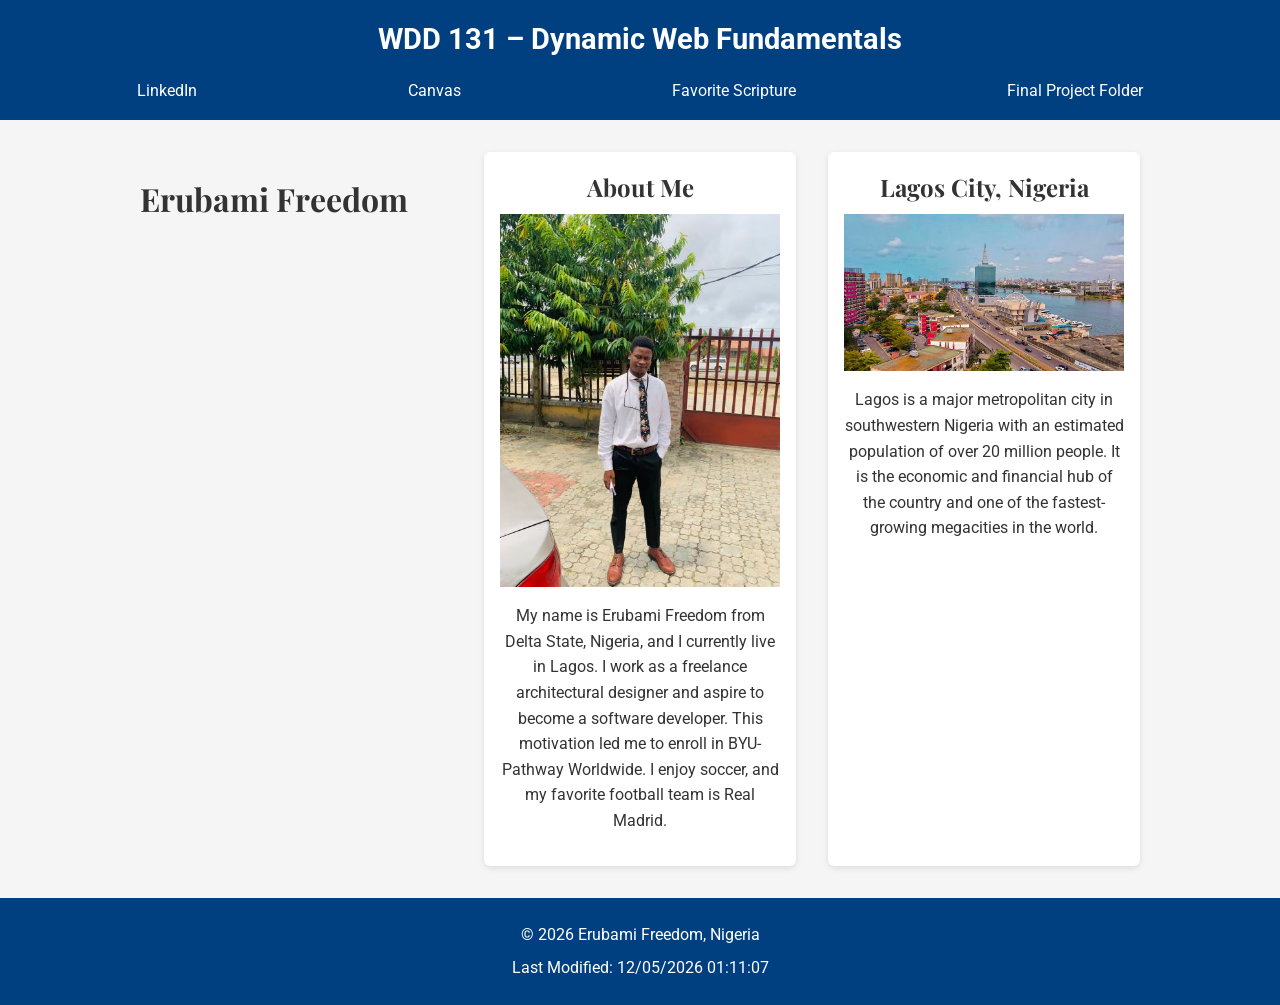
<file: index.html>
<!DOCTYPE html>
<html lang="en">
<head>
    <meta charset="UTF-8">
    <meta name="viewport" content="width=device-width, initial-scale=1.0">

    <title>WDD 131 – Dynamic Web Fundamentals - boy</title>
    <meta name="description" content="WDD 131 - Dynamic Web Fundamentals. Erubami Freedom. Dynamic web development using HTML, CSS, and JavaScript.">
    <meta name="author" content="Erubami Freedom">

    <!-- Google Fonts -->
    <link rel="preconnect" href="https://fonts.googleapis.com">
    <link rel="preconnect" href="https://fonts.gstatic.com" crossorigin>
    <link href="https://fonts.googleapis.com/css2?family=Roboto:wght@400;700&family=Playfair+Display:wght@700&display=swap" rel="stylesheet">

    <!-- CSS -->
    <link rel="stylesheet" href="styles/base.css">

    <!-- JavaScript -->
    <script src="scripts/getdates.js" defer></script>
</head>
<body>

<header>
    <span id="course-title">WDD 131 – Dynamic Web Fundamentals</span>

    <nav aria-label="Primary Navigation">
        <ul>
            <li><a href="https://www.linkedin.com" target="_blank">LinkedIn</a></li>
            <li><a href="https://byupw.instructure.com/" target="_blank">Canvas</a></li>
            <li><a href="https://www.churchofjesuschrist.org/study/scriptures/bofm/1-ne/3?lang=eng&id=p7#p7" target="_blank">Favorite Scripture</a></li>
            <li><a href="#" target="_blank">Final Project Folder</a></li>
        </ul>
    </nav>
</header>

<main>
    <h1>Erubami Freedom</h1>

    <section class="card">
        <h2>About Me</h2>
        <img src="images/profile.jpg" alt="Portrait of Erubami Freedom">
        <p>
            My name is Erubami Freedom from Delta State, Nigeria, and I currently live in Lagos.
            I work as a freelance architectural designer and aspire to become a software developer.
            This motivation led me to enroll in BYU-Pathway Worldwide.
            I enjoy soccer, and my favorite football team is Real Madrid.
        </p>
    </section>

    <section class="card">
        <h2>Lagos City, Nigeria</h2>
        <img src="images/lagos.jpg" alt="Skyline view of Lagos City, Nigeria">
        <p>
            Lagos is a major metropolitan city in southwestern Nigeria with an estimated population
            of over 20 million people. It is the economic and financial hub of the country and one
            of the fastest-growing megacities in the world.
        </p>
    </section>
</main>

<footer>
    <p>&copy; <span id="currentyear"></span> Erubami Freedom, Nigeria</p>
    <p id="lastModified"></p>
</footer>

</body>
</html>
</file>
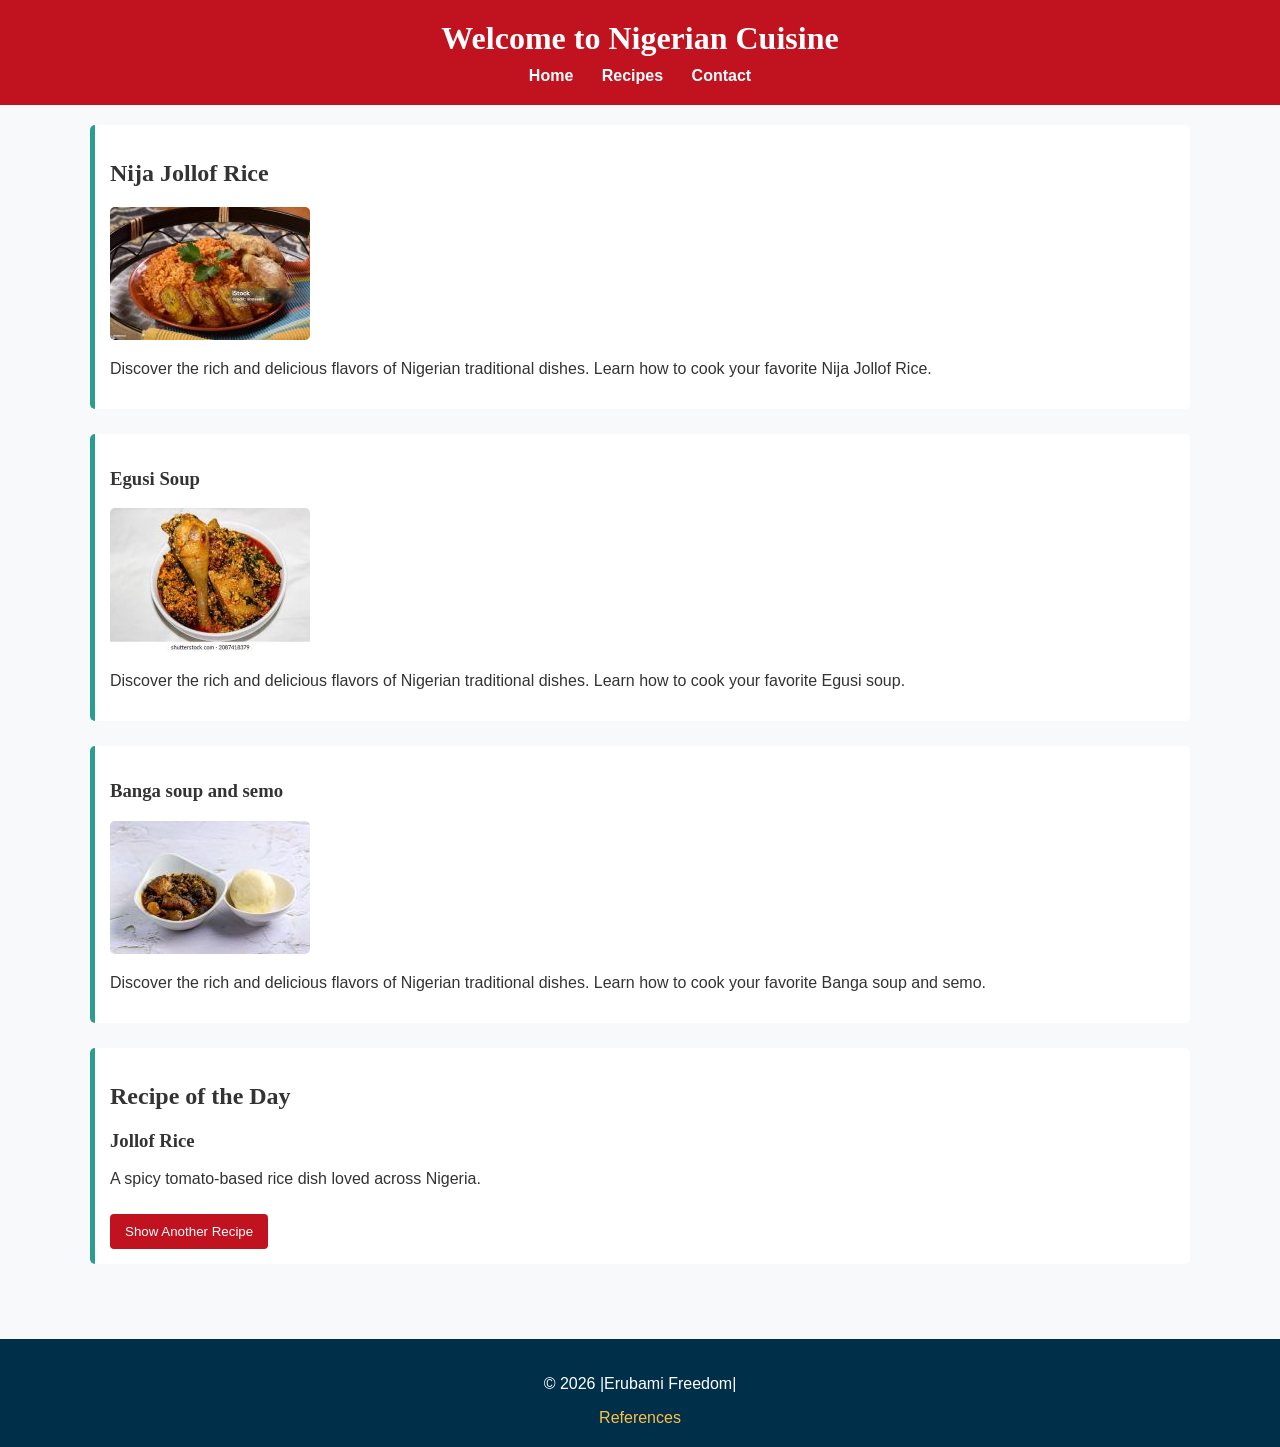
<file: project/index.html>
<!DOCTYPE html>
<html lang="en">
<head>
    <meta charset="UTF-8">
    <meta name="author" content="Erubami Freedom">
    <meta name="description" content="Explore Nigerian traditional recipes and learn how to cook them easily.">
    <meta name="viewport" content="width=device-width, initial-scale=1.0">

    <title>Naija Flavors - Home</title>

    <link rel="stylesheet" href="styles/style.css">
    <script src="scripts/script.js" defer></script>
</head>

<body>

<header>
    <h1>Welcome to Nigerian Cuisine</h1>
    <nav>
        <a href="index.html">Home</a>
        <a href="recipes.html">Recipes</a>
        <a href="contact.html">Contact</a>
    </nav>
</header>

<main>

    <!-- Hero Section -->
    <section>
        <h2>Nija Jollof Rice</h2>
        <img src="images/jollof.jpg" alt="Jollof Rice" loading="lazy">
        <p>Discover the rich and delicious flavors of Nigerian traditional dishes. Learn how to cook your favorite Nija Jollof Rice.</p>
    </section>

     <!-- Hero Section -->
    <section>
        <h3>Egusi Soup</h3>
        <img src="images/egusi.jpg" alt="egusi soup" loading="lazy">
        <p>Discover the rich and delicious flavors of Nigerian traditional dishes. Learn how to cook your favorite Egusi soup.</p>
    </section>

    <!-- Hero Section -->
    <section>
        <h3>Banga soup and semo</h3>
        <img src="images/banga soup and semo.jpg" alt="egusi soup" loading="lazy">
        <p>Discover the rich and delicious flavors of Nigerian traditional dishes. Learn how to cook your favorite Banga soup and semo.</p>
    </section>

    <!-- Recipe of the Day -->
    <section>
        <h2>Recipe of the Day</h2>
        <div id="featured-recipe"></div>
        <button id="new-recipe-btn">Show Another Recipe</button>
    </section>

</main>

<footer>
    <p>&copy; 2026 |Erubami Freedom|</p>
    <a href="references.html">References</a>
</footer>

</body>
</file>
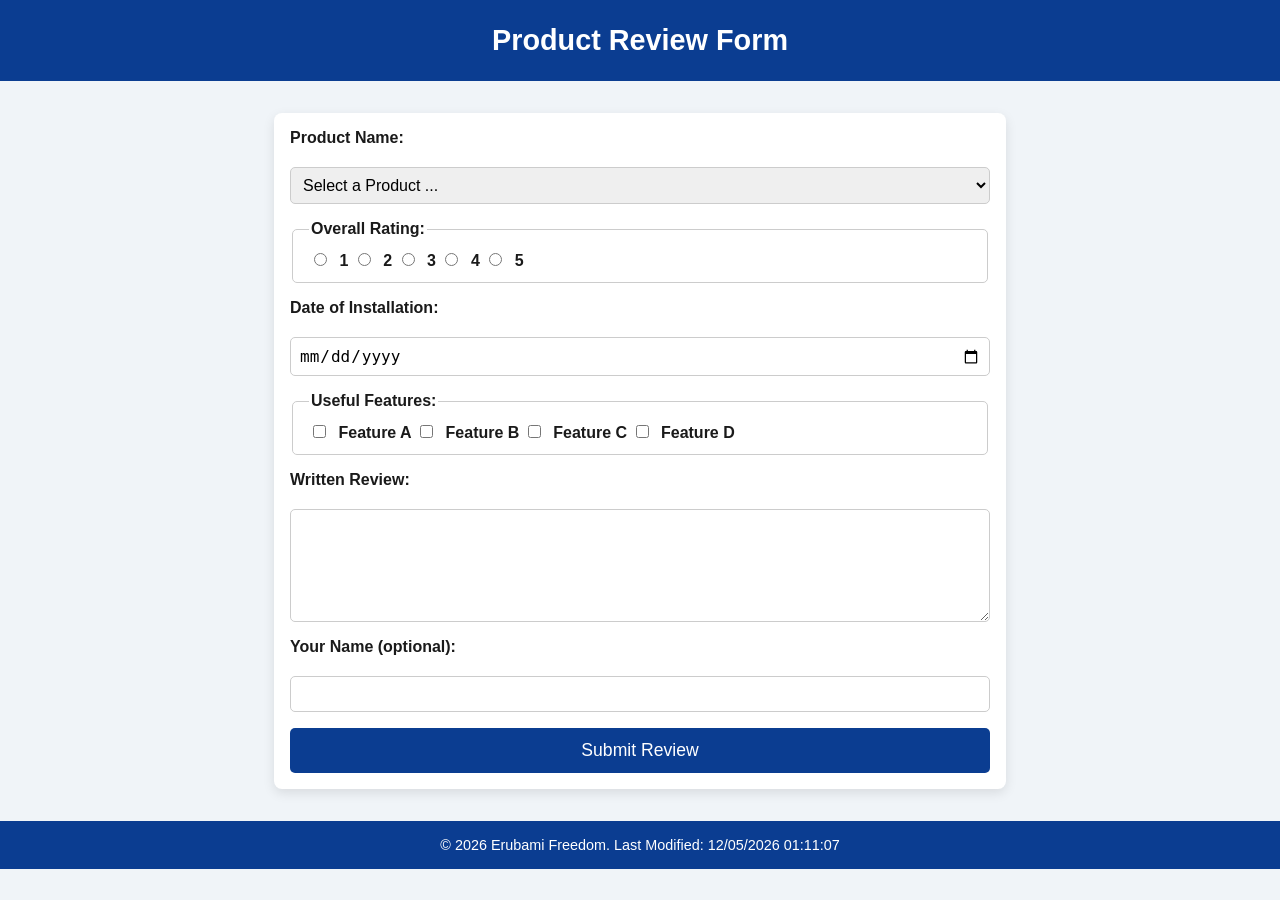
<file: form.html>
<!DOCTYPE html>
<html lang="en">
<head>
    <meta charset="UTF-8">
    <meta name="viewport" content="width=device-width, initial-scale=1.0">
    <title>Product Review Form</title>
    <meta name="description" content="Submit your detailed product review including rating, features, and installation date.">
    <meta name="author" content="Erubami Freedom">
    <link rel="stylesheet" href="styles/form.css">
    <script defer src="scripts/form.js"></script>
</head>
<body>
    <header>
        <h1>Product Review Form</h1>
    </header>

    <main>
        <form method="get" action="review.html">
            <!-- Product Name -->
            <label for="product">Product Name:</label>
            <select id="product" name="product" required>
                <option value="" disabled selected>Select a Product ...</option>
            </select>

            <!-- Overall Rating -->
            <fieldset>
                <legend>Overall Rating:</legend>
                <input type="radio" id="star1" name="rating" value="1" required>
                <label for="star1">1</label>
                <input type="radio" id="star2" name="rating" value="2" required>
                <label for="star2">2</label>
                <input type="radio" id="star3" name="rating" value="3" required>
                <label for="star3">3</label>
                <input type="radio" id="star4" name="rating" value="4" required>
                <label for="star4">4</label>
                <input type="radio" id="star5" name="rating" value="5" required>
                <label for="star5">5</label>
            </fieldset>

            <!-- Date of Installation -->
            <label for="installDate">Date of Installation:</label>
            <input type="date" id="installDate" name="installDate" required>

            <!-- Useful Features -->
            <fieldset>
                <legend>Useful Features:</legend>
                <input type="checkbox" id="feature1" name="features" value="Feature A">
                <label for="feature1">Feature A</label>
                <input type="checkbox" id="feature2" name="features" value="Feature B">
                <label for="feature2">Feature B</label>
                <input type="checkbox" id="feature3" name="features" value="Feature C">
                <label for="feature3">Feature C</label>
                <input type="checkbox" id="feature4" name="features" value="Feature D">
                <label for="feature4">Feature D</label>
            </fieldset>

            <!-- Written Review -->
            <label for="review">Written Review:</label>
            <textarea id="review" name="review" rows="5" cols="33"></textarea>

            <!-- User Name -->
            <label for="username">Your Name (optional):</label>
            <input type="text" id="username" name="username">

            <!-- Submit Button -->
            <input type="submit" value="Submit Review">
        </form>
    </main>

    <footer>
        &copy; <span id="year"></span> Erubami Freedom. Last Modified: <span id="last-modified"></span>
    </footer>
</body>
</html>
</file>
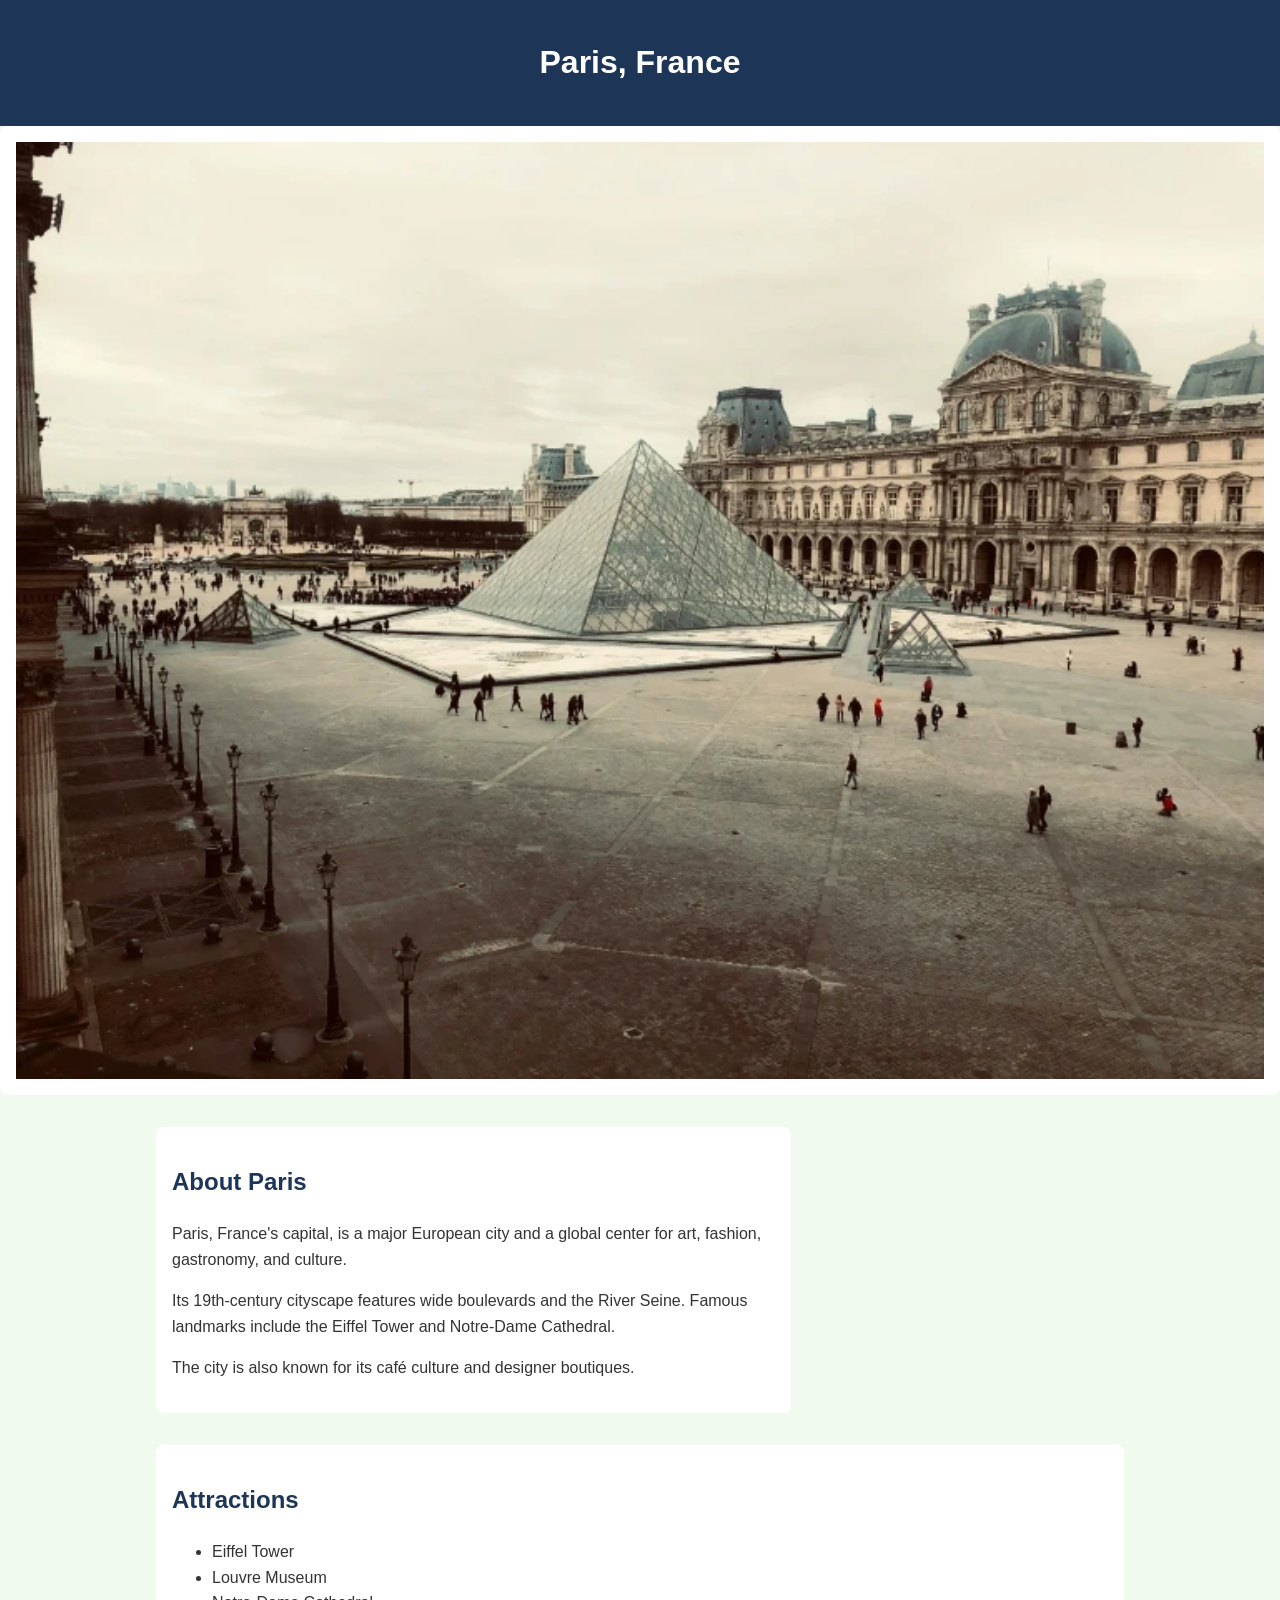
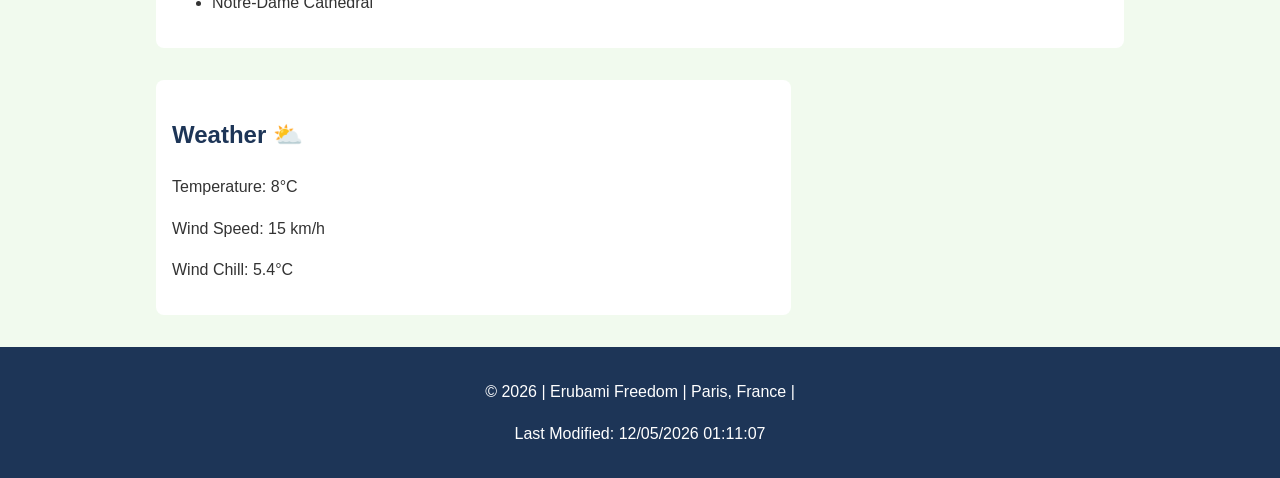
<file: place.html>
<!DOCTYPE html>
<html lang="en">
<head>
  <meta charset="UTF-8">
  <meta name="viewport" content="width=device-width, initial-scale=1.0">

  <title>Paris, France</title>
  <meta name="description" content="Explore Paris, France—its landmarks, culture, and weather in a responsive web page.">
  <meta name="author" content="Erubami Freedom">

  <link rel="stylesheet" href="styles/place.css">
  <script defer src="scripts/place.js"></script>
</head>

<body>

<header>
  <h1>Paris, France</h1>
</header>

<!-- HERO (Responsive Image with srcset) -->
<section class="hero">
  <picture>
    <source srcset="images/paris-large.webp" media="(min-width: 750px)">
    <source srcset="images/paris-medium.webp" media="(min-width: 500px)">
    <img src="images/paris-small.webp" alt="View of the Eiffel Tower skyline in Paris, France" loading="lazy">
  </picture>
</section>

<main>

  <section class="info">
    <h2>About Paris</h2>
    <p>
      Paris, France's capital, is a major European city and a global center for art, fashion, gastronomy, and culture.
    </p>
    <p>
      Its 19th-century cityscape features wide boulevards and the River Seine. Famous landmarks include the Eiffel Tower and Notre-Dame Cathedral.
    </p>
    <p>
      The city is also known for its café culture and designer boutiques.
    </p>
  </section>

  <section class="attractions">
    <h2>Attractions</h2>
    <ul>
      <li>Eiffel Tower</li>
      <li>Louvre Museum</li>
      <li>Notre-Dame Cathedral</li>
    </ul>
  </section>

  <!-- WEATHER -->
  <section class="weather">
    <h2>Weather</h2>

    <!-- SVG icon (mobile view REQUIRED) -->
    <img src="images/weather.png" alt="Weather icon" class="weather-icon">

    <p>Temperature: <span id="temp"></span>°C</p>
    <p>Wind Speed: <span id="wind"></span> km/h</p>
    <p>Wind Chill: <span id="chill"></span></p>
  </section>

</main>

<footer>
  <p>&copy; <span id="year"></span> | Erubami Freedom | Paris, France |</p>
  <p>Last Modified: <span id="modified"></span></p>
</footer>

</body>
</html>
</file>
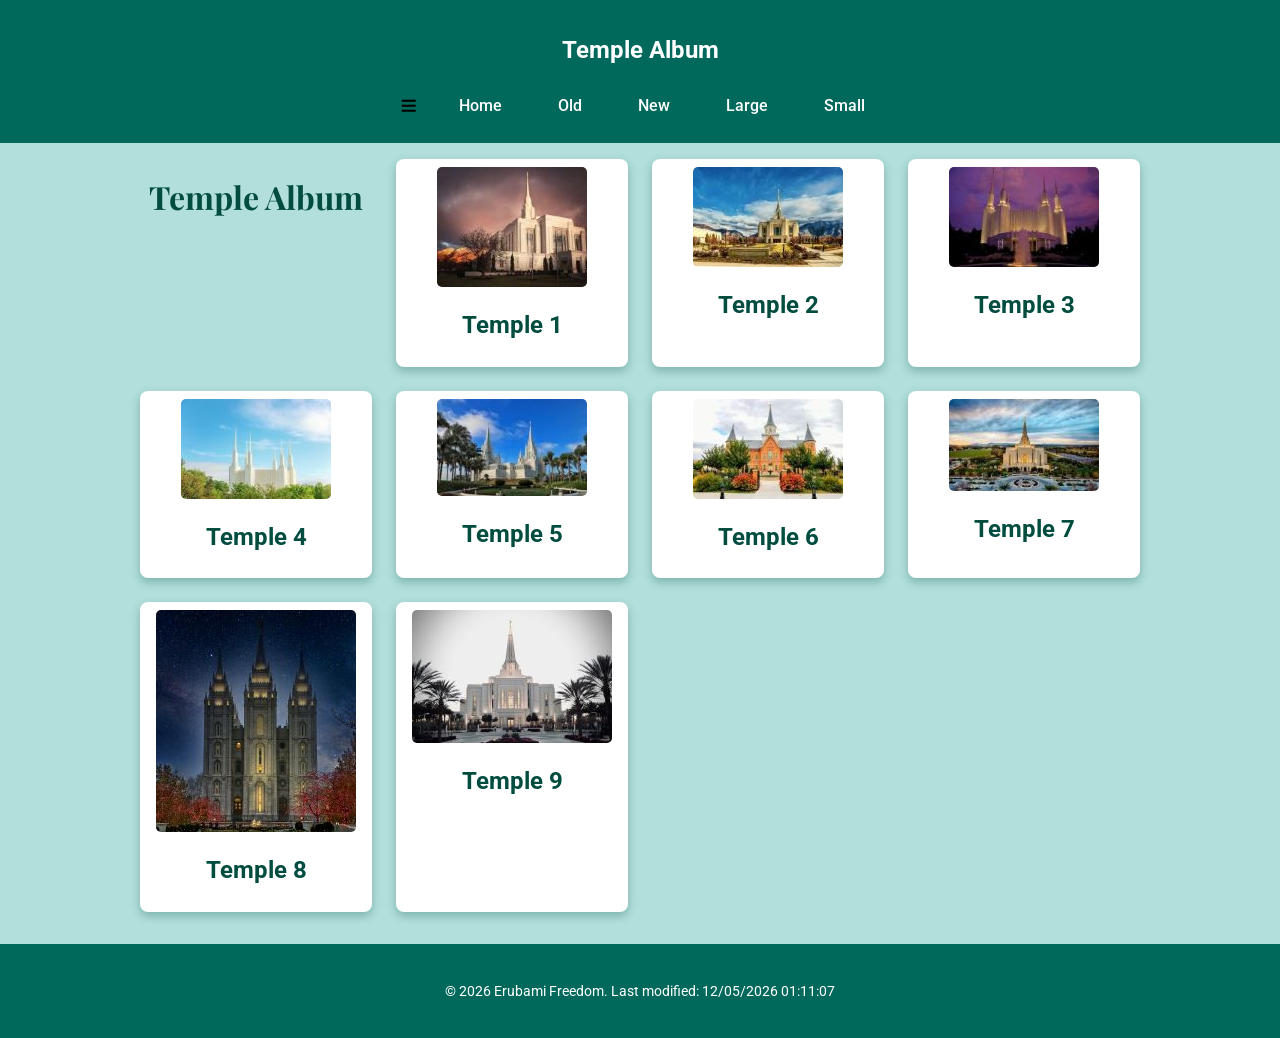
<file: temples.html>
<!DOCTYPE html>
<html lang="en-US">
<head>
  <!-- Character Encoding -->
  <meta charset="UTF-8">

  <!-- Viewport for responsive design -->
  <meta name="viewport" content="width=device-width, initial-scale=1.0">

  <!-- Page Title -->
  <title>Temple Album</title>

  <!-- Meta Description -->
  <meta name="description" content="Explore a photo album of nine beautiful temples, showcasing their architecture and history in a responsive gallery layout.">

  <!-- Author -->
  <meta name="author" content="Erubami Freedom">

  <!-- Preconnect for Google Fonts -->
  <link rel="preconnect" href="https://fonts.googleapis.com">
  <link rel="preconnect" href="https://fonts.gstatic.com" crossorigin>

  <!-- Google Fonts -->
  <link href="https://fonts.googleapis.com/css2?family=Roboto:wght@400;700&family=Playfair+Display:wght@400;700&display=swap" rel="stylesheet">

  <!-- CSS Files -->
  <link rel="stylesheet" href="styles/temples.css">
  <link rel="stylesheet" href="styles/temples-large.css">

  <!-- JavaScript File -->
  <script src="scripts/temples.js" defer></script>
</head>

<body>
    <header>
        <h2>Temple Album</h2>
        <nav>
            <a href="#">Home</a>
            <a href="#">Old</a>
            <a href="#">New</a>
            <a href="#">Large</a>
            <a href="#">Small</a>
        </nav>
    </header>

   <main>
  <h1>Temple Album</h1>

  <figure>
    <img src="images/temple-1.jpg" alt="Temple 1">
    <figcaption><h2>Temple 1</h2></figcaption>
  </figure>

  <figure>
    <img src="images/temple-2.jpg" alt="Temple 2">
    <figcaption><h2>Temple 2</h2></figcaption>
  </figure>

  <figure>
    <img src="images/temple-3.jpg" alt="Temple 3">
    <figcaption><h2>Temple 3</h2></figcaption>
  </figure>

  <figure>
    <img src="images/temple-4.jpg" alt="Temple 4">
    <figcaption><h2>Temple 4</h2></figcaption>
  </figure>

  <figure>
    <img src="images/temple-5.jpg" alt="Temple 5">
    <figcaption><h2>Temple 5</h2></figcaption>
  </figure>

  <figure>
    <img src="images/temple-6.jpg" alt="Temple 6">
    <figcaption><h2>Temple 6</h2></figcaption>
  </figure>

  <figure>
    <img src="images/temple-7.jpg" alt="Temple 7">
    <figcaption><h2>Temple 7</h2></figcaption>
  </figure>

  <figure>
    <img src="images/temple-8.jpg" alt="Temple 8">
    <figcaption><h2>Temple 8</h2></figcaption>
  </figure>

  <figure>
    <img src="images/temple-9.jpg" alt="Temple 9">
    <figcaption><h2>Temple 9</h2></figcaption>
  </figure>
</main>

    <footer>
        <p>&copy; <span id="year"></span> Erubami Freedom. Last modified: <span id="last-modified"></span></p>
    </footer>
</body>
</html>
</file>
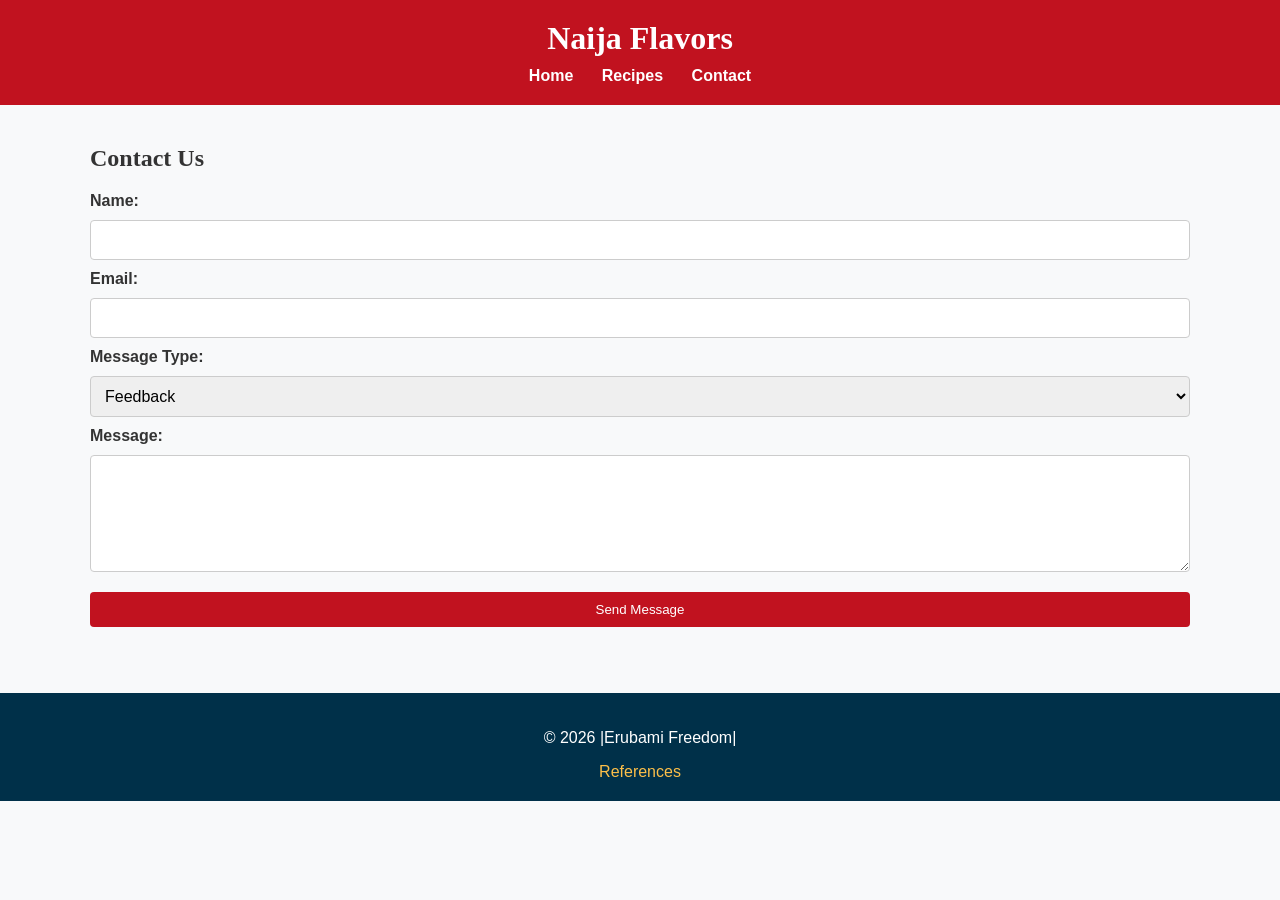
<file: project/contact.html>
<!DOCTYPE html>
<html lang="en">
<head>
    <meta charset="UTF-8">
    <meta name="author" content="Erubami Freedom">
    <meta name="description" content="Contact Naija Flavors for feedback and inquiries.">
    <meta name="viewport" content="width=device-width, initial-scale=1.0">

    <title>Naija Flavors - Contact</title>

    <link rel="stylesheet" href="styles/style.css">
    <script src="scripts/script.js" defer></script>
</head>

<body>

<header>
    <h1>Naija Flavors</h1>
    <nav>
        <a href="index.html">Home</a>
        <a href="recipes.html">Recipes</a>
        <a href="contact.html">Contact</a>
    </nav>
</header>

<main>

    <h2>Contact Us</h2>

    <form id="contact-form">

        <label for="name">Name:</label>
        <input type="text" id="name" required>

        <label for="email">Email:</label>
        <input type="email" id="email" required>

        <label for="type">Message Type:</label>
        <select id="type">
            <option value="feedback">Feedback</option>
            <option value="question">Question</option>
            <option value="suggestion">Suggestion</option>
        </select>

        <label for="message">Message:</label>
        <textarea id="message" rows="5" required></textarea>

        <button type="submit">Send Message</button>

    </form>

    <p id="form-response"></p>

</main>

<footer>
    <p>&copy; 2026 |Erubami Freedom|</p>
    <a href="references.html">References</a>
</footer>

</body>
</html>
</file>
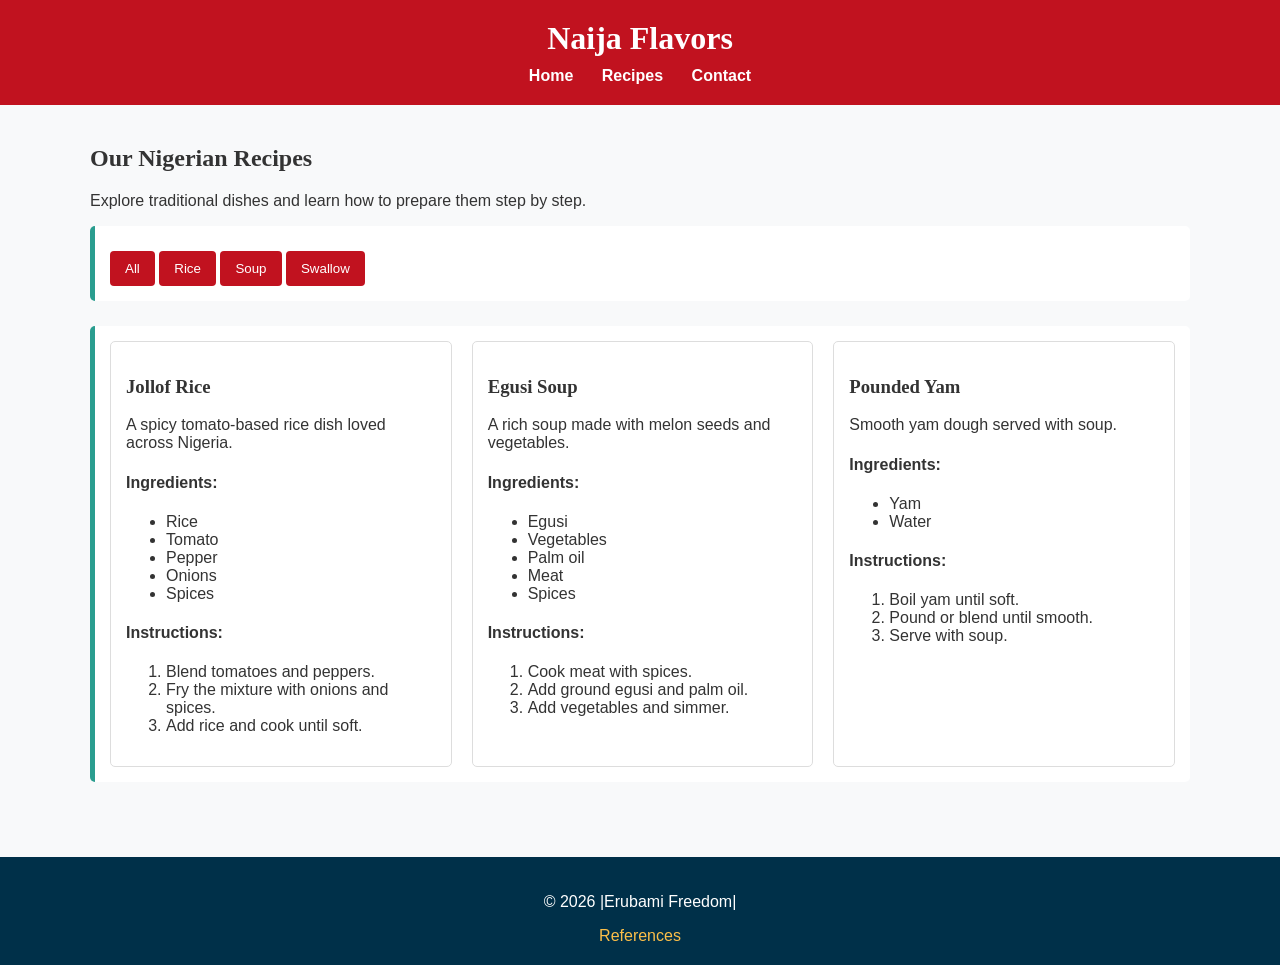
<file: project/recipes.html>
<!DOCTYPE html>
<html lang="en">
<head>
    <meta charset="UTF-8">
    <meta name="author" content="Erubami Freedom">
    <meta name="description" content="Browse Nigerian traditional recipes.">
    <meta name="viewport" content="width=device-width, initial-scale=1.0">

    <title>Naija Flavors - Recipes</title>

    <link rel="stylesheet" href="styles/style.css">
    <script src="scripts/script.js" defer></script>
</head>

<body>

<header>
    <h1>Naija Flavors</h1>
    <nav>
        <a href="index.html">Home</a>
        <a href="recipes.html">Recipes</a>
        <a href="contact.html">Contact</a>
    </nav>
</header>

<main>

    <h2>Our Nigerian Recipes</h2>
<p>Explore traditional dishes and learn how to prepare them step by step.</p>

    <!-- Filter Buttons -->
    <section>
        <button onclick="filterRecipes('all')">All</button>
        <button onclick="filterRecipes('rice')">Rice</button>
        <button onclick="filterRecipes('soup')">Soup</button>
        <button onclick="filterRecipes('swallow')">Swallow</button>
    </section>

    <!-- Recipe Display -->
    <section>
        <div id="recipe-list" class="recipe-container"></div>
    </section>

</main>

<footer>
    <p>&copy; 2026 |Erubami Freedom|</p>
    <a href="references.html">References</a>
</footer>

</body>
</html>
</file>
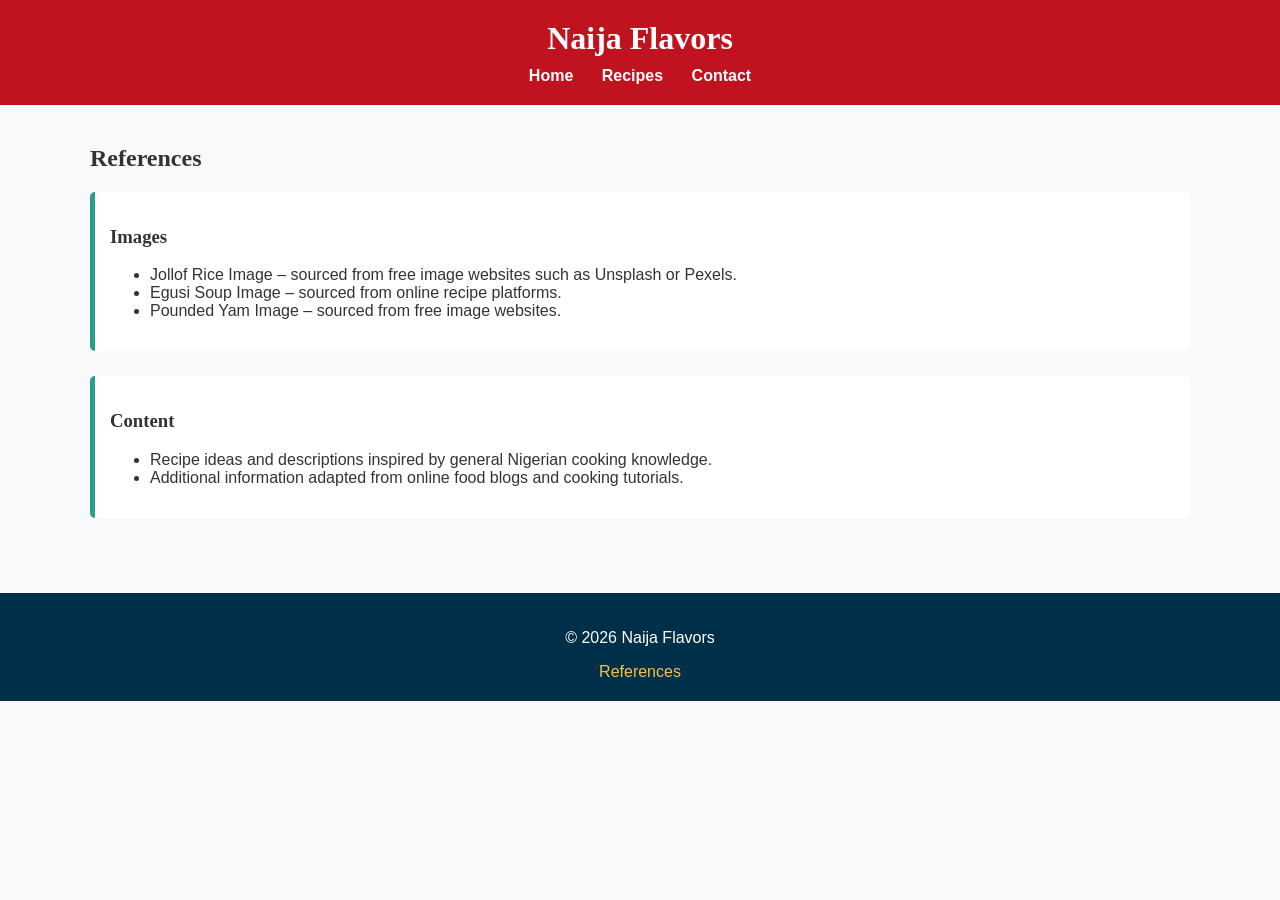
<file: project/references.html>
<!DOCTYPE html>
<html lang="en">
<head>
    <meta charset="UTF-8">
    <meta name="author" content="Erubami Freedom">
    <meta name="description" content="References for Naija Flavors website content and images.">
    <meta name="viewport" content="width=device-width, initial-scale=1.0">

    <title>Naija Flavors - References</title>

    <link rel="stylesheet" href="styles/style.css">
</head>

<body>

<header>
    <h1>Naija Flavors</h1>
    <nav>
        <a href="index.html">Home</a>
        <a href="recipes.html">Recipes</a>
        <a href="contact.html">Contact</a>
    </nav>
</header>

<main>

    <h2>References</h2>

    <section>
        <h3>Images</h3>
        <ul>
            <li>Jollof Rice Image – sourced from free image websites such as Unsplash or Pexels.</li>
            <li>Egusi Soup Image – sourced from online recipe platforms.</li>
            <li>Pounded Yam Image – sourced from free image websites.</li>
        </ul>
    </section>

    <section>
        <h3>Content</h3>
        <ul>
            <li>Recipe ideas and descriptions inspired by general Nigerian cooking knowledge.</li>
            <li>Additional information adapted from online food blogs and cooking tutorials.</li>
        </ul>
    </section>

</main>

<footer>
    <p>&copy; 2026 Naija Flavors</p>
    <a href="references.html">References</a>
</footer>

</body>
</html>
</file>
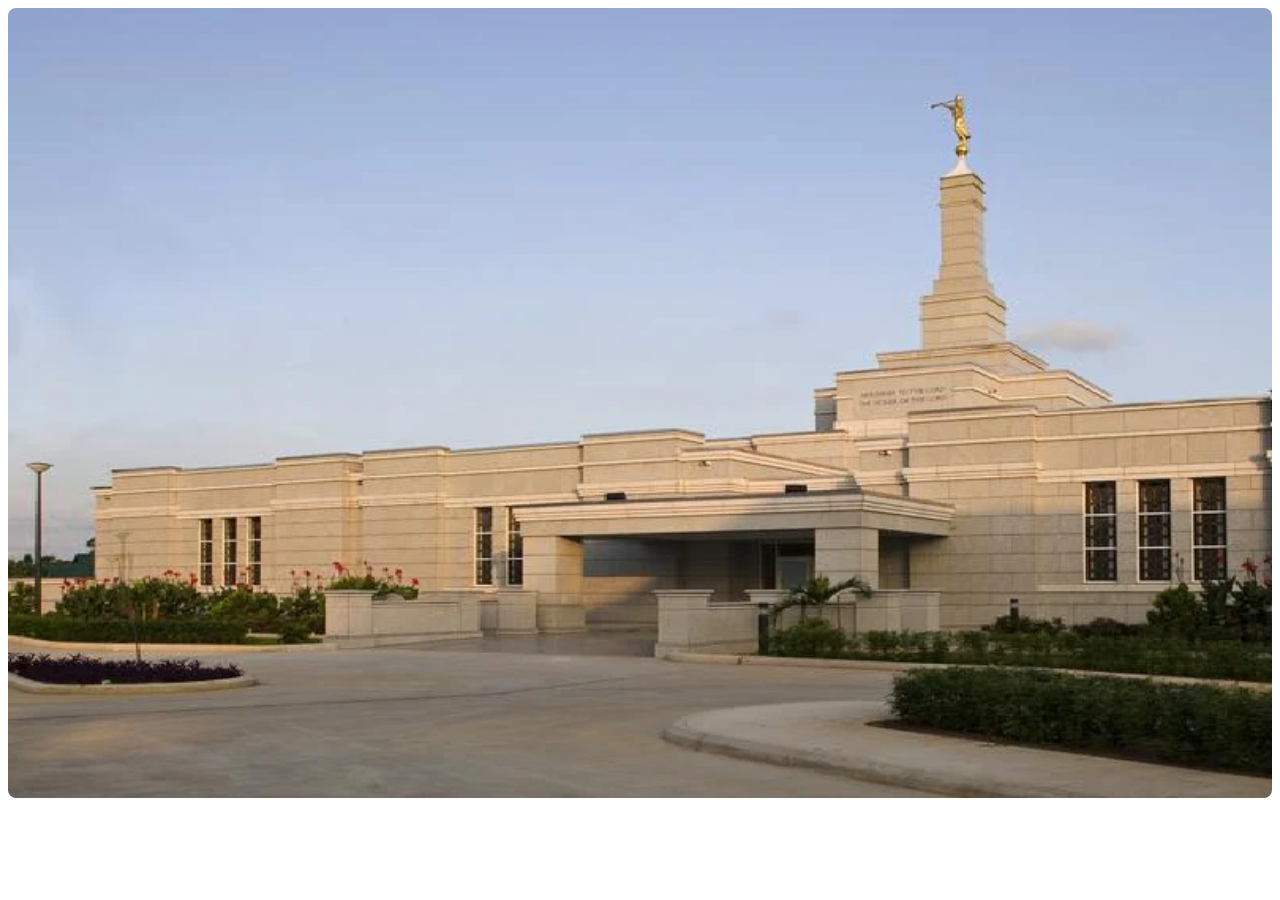
<file: week03/responsive-images.html>
<!DOCTYPE html>
<html lang="en">
<head>
    <meta charset="UTF-8">
    <meta name="viewport" content="width=device-width, initial-scale=1.0">
    <title>Responsive Images</title>
    <link rel="stylesheet" href="styles/responsive-images.css">
</head>
<body>

<main>
    <div class="hero">
        <picture>
            <!-- Large image for screens 1000px and wider -->
            <source srcset="images/hero-large.webp" media="(min-width: 1000px)">
            
            <!-- Medium image for screens 500px and wider -->
            <source srcset="images/hero-medium.webp" media="(min-width: 500px)">
            
            <!-- Default image for smaller screens -->
            <img src="images/hero-small.webp" 
                 alt="Orem Utah Temple in scenic view" 
                 width="1500" 
                 height="750">
        </picture>
    </div>
</main>

</body>
</html>
</file>
<file: styles/base.css>
/* base.css */

/* ============================= */
/* GENERAL STYLES */
/* ============================= */

body {
    margin: 0;
    font-family: 'Roboto', sans-serif;
    background-color: #f5f5f5;
    color: #333;
    line-height: 1.6;
}

h1, h2 {
    font-family: 'Playfair Display', serif;
}

img {
    max-width: 100%;
    height: auto;
    display: block;
}

/* ============================= */
/* HEADER */
/* ============================= */

header {
    background-color: #004080;
    color: #fff;
    padding: 1rem 2rem;
    text-align: center;
}

#course-title {
    display: block; /* Center easily */
    font-size: 1.8rem;
    font-weight: bold;
    margin-bottom: 1rem;
}

/* ============================= */
/* NAVIGATION */
/* ============================= */

nav ul {
    display: flex;
    justify-content: space-around; /* distributes links evenly */
    list-style: none;
    padding: 0;
    margin: 0;
}

nav ul li a {
    text-decoration: none;
    color: #fff;
    padding: 0.5rem 1rem;
    transition: background-color 0.3s, color 0.3s;
    border-radius: 4px;
}

nav ul li a:hover {
    background-color: #fff;
    color: #004080;
}

/* ============================= */
/* MAIN CONTENT */
/* ============================= */

main {
    max-width: 1000px;
    margin: 2rem auto;
    padding: 0 1rem;
    display: grid;
    grid-template-columns: repeat(auto-fit, minmax(300px, 1fr));
    gap: 2rem;
}

.card {
    background-color: #fff;
    padding: 1rem;
    border-radius: 6px;
    box-shadow: 0 2px 6px rgba(0,0,0,0.1);
    text-align: center;
}

.card h2 {
    margin-top: 0;
    margin-bottom: 0.5rem;
}

/* ============================= */
/* FOOTER */
/* ============================= */

footer {
    background-color: #004080;
    color: #fff;
    text-align: center;
    padding: 1rem 2rem;
    margin-top: 2rem;
}

footer p {
    margin: 0.5rem 0;
}

/* ============================= */
/* RESPONSIVE ADJUSTMENTS */
/* ============================= */

@media (max-width: 600px) {
    nav ul {
        flex-direction: column;
    }
}
</file>
<file: project/styles/style.css>
/* =========================
   GLOBAL STYLES
   ========================= */
body {
    font-family: Arial, sans-serif;
    background-color: #f8f9fa;
    color: #333;
    margin: 0;
}

/* =========================
   HEADER
   ========================= */
header {
    background-color: #c1121f; /* bright red */
    color: white;
    padding: 20px;
    text-align: center;
}

header h1 {
    margin: 0;
}

/* =========================
   NAVIGATION
   ========================= */
nav {
    margin-top: 10px;
}

nav a {
    color: white;
    text-decoration: none;
    margin: 0 12px;
    font-weight: bold;
}

nav a:hover {
    text-decoration: underline;
}

/* =========================
   MAIN CONTENT
   ========================= */
main {
    padding: 20px;
    max-width: 1100px;
    margin: auto;
}

/* =========================
   HEADINGS
   ========================= */
h1, h2, h3 {
    font-family: Georgia, serif;
}

/* =========================
   SECTIONS
   ========================= */
section {
    border-left: 5px solid #2a9d8f;
    padding: 15px;
    margin-bottom: 25px;
    background-color: white;
    border-radius: 5px;
}

/* =========================
   RECIPE CARDS (GRID)
   ========================= */
.recipe-container {
    display: grid;
    grid-template-columns: 1fr;
    gap: 20px;
}

.recipe-card {
    border: 1px solid #ddd;
    padding: 15px;
    background-color: white;
    border-radius: 5px;
    transition: transform 0.2s ease;
}

.recipe-card:hover {
    transform: scale(1.02);
}

/* =========================
   IMAGES
   ========================= */
img {
    max-width: 100%;
    height: auto;
    border-radius: 5px;
}

/* =========================
   BUTTONS
   ========================= */
button {
    background-color: #c1121f;
    color: white;
    border: none;
    padding: 10px 15px;
    margin-top: 10px;
    cursor: pointer;
    border-radius: 4px;
}

button:hover {
    background-color: #780000;
}

/* =========================
   FORM STYLING
   ========================= */
form {
    display: flex;
    flex-direction: column;
    gap: 10px;
}

input, textarea, select {
    padding: 10px;
    font-size: 1rem;
    border: 1px solid #ccc;
    border-radius: 4px;
}

label {
    font-weight: bold;
}

/* =========================
   FOOTER
   ========================= */
footer {
    background-color: #003049; /* dark blue */
    color: white;
    text-align: center;
    padding: 20px;
    margin-top: 30px;
}

footer a {
    color: #fcbf49; /* gold accent */
    text-decoration: none;
}

footer a:hover {
    text-decoration: underline;
}

/* =========================
   RESPONSIVE DESIGN
   ========================= */
@media (min-width: 768px) {
    .recipe-container {
        grid-template-columns: repeat(2, 1fr);
    }
}

@media (min-width: 1024px) {
    .recipe-container {
        grid-template-columns: repeat(3, 1fr);
    }
}
</file>
<file: styles/form.css>
/* ===== Base Styles ===== */
body {
    font-family: Arial, sans-serif;
    margin: 0;
    padding: 0;
    background-color: #f0f4f8;
    color: #1a1a1a;
}

header {
    background-color: #0b3d91; /* dark blue */
    color: #ffffff;
    padding: 1.5rem;
    text-align: center;
}

header h1 {
    margin: 0;
    font-size: 1.8rem;
}

main {
    max-width: 700px;
    margin: 2rem auto;
    padding: 1rem;
    background-color: #ffffff;
    border-radius: 8px;
    box-shadow: 0 4px 12px rgba(0, 0, 0, 0.1);
}

/* ===== Form Layout ===== */
form {
    display: flex;
    flex-direction: column;
    gap: 1rem;
}

label {
    font-weight: bold;
    margin-bottom: 0.25rem;
}

input[type="text"],
input[type="date"],
select,
textarea {
    padding: 0.5rem;
    font-size: 1rem;
    border-radius: 5px;
    border: 1px solid #ccc;
    width: 100%;
    box-sizing: border-box;
}

fieldset {
    border: 1px solid #ccc;
    border-radius: 5px;
    padding: 0.75rem 1rem;
}

legend {
    font-weight: bold;
}

/* Radio buttons and checkboxes inline */
input[type="radio"],
input[type="checkbox"] {
    margin-right: 0.5rem;
}

input[type="submit"] {
    padding: 0.75rem;
    font-size: 1.1rem;
    background-color: #0b3d91;
    color: #ffffff;
    border: none;
    border-radius: 5px;
    cursor: pointer;
    transition: background-color 0.3s ease;
}

input[type="submit"]:hover {
    background-color: #06286b;
}

/* Footer */
footer {
    text-align: center;
    padding: 1rem;
    margin-top: 2rem;
    background-color: #0b3d91;
    color: #ffffff;
    font-size: 0.9rem;
}
</file>
<file: styles/place.css>
/* Reset */
* {
  box-sizing: border-box;
}

:root {
  --primary: #1d3557;
  --secondary: #e63946;
  --light: #f1faee;
  --dark: #333;
}

body {
  margin: 0;
  font-family: Arial, sans-serif;
  background: var(--light);
  color: var(--dark);
  line-height: 1.6;
}

header {
  background: var(--primary);
  color: white;
  text-align: center;
  padding: 1rem;
}

.hero img {
  width: 100%;
  height: auto;
  display: block;
}

main {
  padding: 1rem;
  max-width: 1000px;
  margin: auto;
}

section {
  background: white;
  padding: 1rem;
  margin-bottom: 1rem;
  border-radius: 8px;
  transition: 0.2s;
}

section:hover {
  transform: scale(1.01);
}

h2 {
  color: var(--primary);
}

.weather-icon {
  width: 50px;
}

footer {
  text-align: center;
  padding: 1rem;
  background: var(--primary);
  color: white;
}

/* LARGE SCREEN */
@media (min-width: 768px) {
  main {
    display: grid;
    grid-template-columns: 2fr 1fr;
    gap: 1rem;
  }

  .attractions {
    grid-column: span 2;
  }

  /* Hide SVG on large view */
  .weather-icon {
    display: none;
  }

  /* Emoji weather icon */
  .weather h2::after {
    content: " ⛅";
  }
}
</file>
<file: styles/temples.css>
/* ===== Base Styles ===== */
body {
    font-family: 'Roboto', sans-serif;
    margin: 0;
    padding: 0;
    background-color: #e0f7fa; /* light teal for mobile */
    color: #004d40; /* dark teal text */
}

h1 {
    font-family: 'Playfair Display', serif;
    text-align: center;
    margin: 1rem 0;
    color: #00695c; /* slightly darker heading */
}

/* ===== Header & Navigation ===== */
header {
    background-color: #00897b; /* teal header */
    color: #ffffff;
    padding: 1rem;
    text-align: center;
}

nav {
    display: flex;
    justify-content: center;
    flex-wrap: wrap;
    gap: 1rem;
    margin-top: 0.5rem;
}

nav a {
    text-decoration: none;
    color: #ffffff;
    font-weight: 500;
    padding: 0.5rem 1rem;
    border-radius: 5px;
    transition: background-color 0.3s, color 0.3s;
}

nav a:hover {
    background-color: #ff7043; /* coral hover for mobile */
    color: #ffffff;
}

/* ===== Main Layout ===== */
main {
    max-width: 640px;
    margin: 1rem auto;
    padding: 0 1rem;
    display: grid;
    grid-template-columns: repeat(auto-fit, minmax(200px, 1fr));
    gap: 1rem;
}

/* ===== Temple Figures ===== */
figure {
    margin: 0;
    background-color: #ffffff;
    padding: 0.5rem;
    border-radius: 8px;
    box-shadow: 0 2px 6px rgba(0, 77, 64, 0.2);
    text-align: center;
    transition: transform 0.3s, box-shadow 0.3s;
}

figure:hover {
    transform: translateY(-5px);
    box-shadow: 0 6px 12px rgba(0, 77, 64, 0.3);
}

figure img {
    max-width: 100%;
    height: auto;
    border-radius: 5px;
}

figcaption {
    margin-top: 0.5rem;
    font-weight: 500;
    color: #004d40;
}

/* ===== Footer ===== */
footer {
    text-align: center;
    padding: 1rem;
    background-color: #00897b;
    color: #ffffff;
    margin-top: 2rem;
    font-size: 0.9rem;
}
</file>
<file: styles/temples-large.css>
@media only screen and (min-width: 48rem) { /* 768px+ */

    body {
        background-color: #b2dfdb; /* richer teal for larger screens */
        color: #00251a; /* darker text */
    }

    h1 {
        font-size: 2rem;
        color: #004d40; /* richer heading */
    }

    header {
        background-color: #00695c; /* darker teal header */
    }

    nav a {
        padding: 0.75rem 1.25rem;
        font-size: 1rem;
    }

    nav a:hover {
        background-color: #ff5722; /* deeper coral hover */
        color: #ffffff;
    }

    main {
        max-width: 1000px;
        gap: 1.5rem;
    }

    figure {
        box-shadow: 0 4px 10px rgba(0, 77, 64, 0.3); /* stronger shadow for desktop */
    }

    footer {
        padding: 1.5rem;
        background-color: #00695c;
    }
}
</file>
<file: week03/styles/responsive-images.css>
/* =========================
   Responsive Image Styles
========================= */
.hero {
    max-width: 100%;     /* Ensures hero container doesn't overflow */
    margin: 0 auto;      /* Centers container */
}

.hero img {
    width: 100%;         /* Scales image to container width */
    height: auto;        /* Maintains aspect ratio */
    display: block;      /* Removes small inline spacing */
    object-fit: cover;   /* Maintains art direction without distortion */
    border-radius: 8px;  /* Optional: rounded corners for aesthetics */
}
</file>
